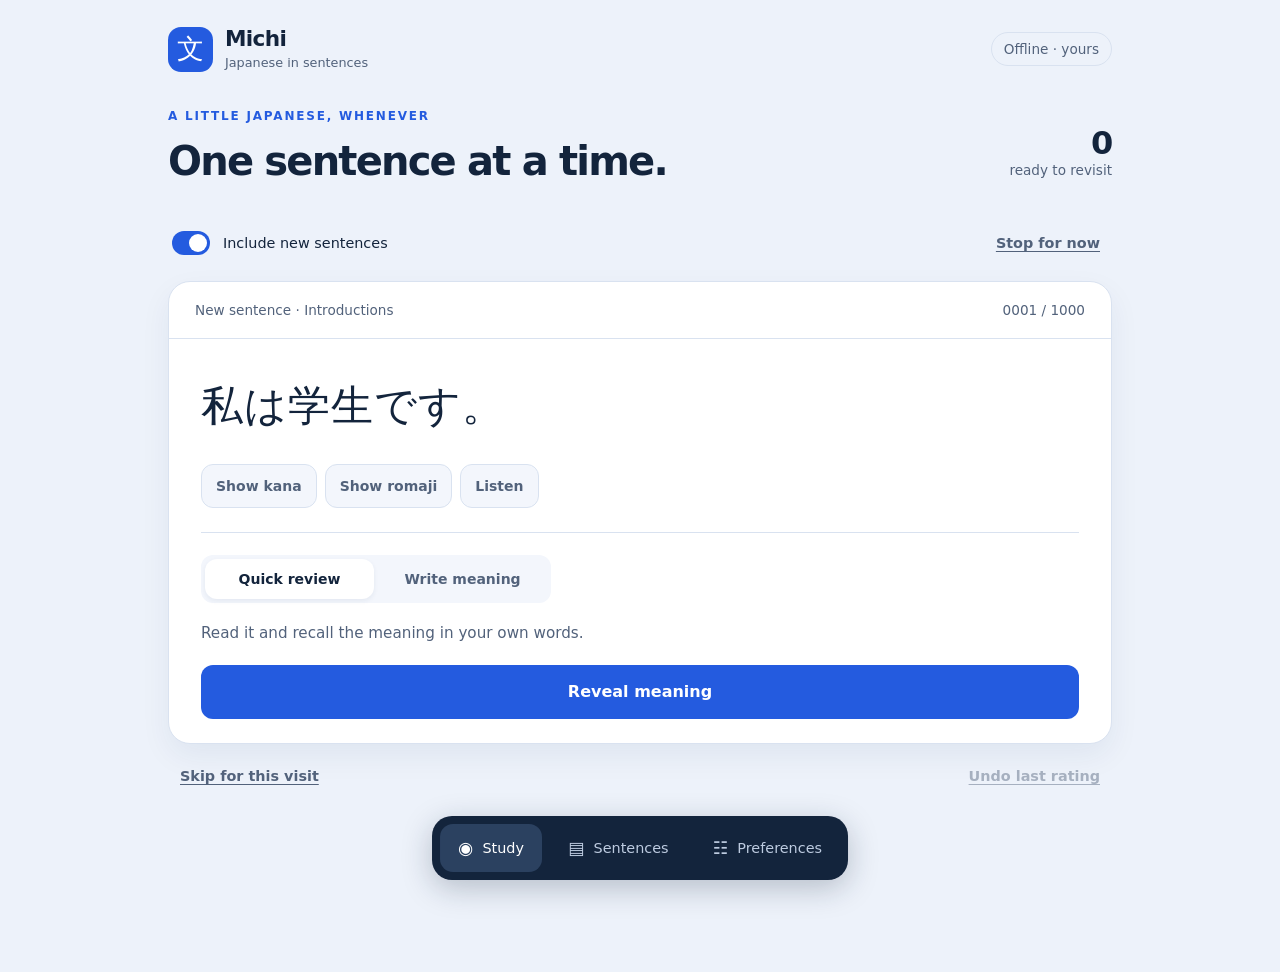
<file: index.html>
<!doctype html>
<html lang="en">
<head>
  <meta charset="utf-8">
  <meta name="viewport" content="width=device-width,initial-scale=1,viewport-fit=cover">
  <meta name="theme-color" content="#13243c">
  <meta name="description" content="1,000 beginner Japanese sentences. Optional typing, reading hints, and relaxed spaced repetition. Works offline with no account.">
  <title>Michi — Japanese sentences</title>
  <link rel="icon" href="data:image/svg+xml,%3Csvg xmlns='http://www.w3.org/2000/svg' viewBox='0 0 40 40'%3E%3Crect width='40' height='40' rx='10' fill='%232864e8'/%3E%3Ctext x='20' y='29' font-size='28' text-anchor='middle' fill='white'%3E文%3C/text%3E%3C/svg%3E">
  <link rel="stylesheet" href="./styles.css">
  <link rel="manifest" href="./manifest.webmanifest">
  <link rel="apple-touch-icon" href="./icon-192.png">
  <script defer src="./deck.js"></script>
  <script defer src="./srs.js"></script>
  <script defer src="./grading.js"></script>
  <script defer src="./app.js"></script>
</head>
<body>
  <a class="skip-link" href="#main">Skip to study</a>
  <div class="shell">
    <header class="app-header">
      <a class="brand" href="#study" aria-label="Michi study"><span class="brand-mark" lang="ja">文</span><span>Michi<small>Japanese in sentences</small></span></a>
      <span class="local-badge">Offline · yours</span>
    </header>
    <main id="main" tabindex="-1">
      <noscript>This app needs JavaScript enabled. Your files work locally without an account or server.</noscript>
      <div id="storage-warning" class="notice warning" hidden></div>
      <section id="study-view" aria-label="Study">
        <div class="view-heading"><div><p class="eyebrow">A LITTLE JAPANESE, WHENEVER</p><h1>One sentence at a time.</h1></div><div class="count-badge"><strong id="due-count">0</strong><span>ready to revisit</span></div></div>
        <div class="study-toolbar"><label class="switch-label"><input id="include-new" type="checkbox" checked><span>Include new sentences</span></label><button id="pause-button" class="quiet-button">Stop for now</button></div>
        <div id="study-content"></div>
        <p class="study-footnote" id="session-status">No daily goal. Leave whenever you like.</p>
      </section>
      <section id="deck-view" aria-label="Sentence deck" hidden>
        <div class="view-heading"><div><p class="eyebrow">THE SENTENCE LIBRARY</p><h1>1,000 small steps.</h1><p>40 units, from simple introductions to everyday conversations.</p></div></div>
        <div class="deck-controls"><label class="field"><span>Find a sentence</span><input id="deck-search" type="search" placeholder="Japanese, English, or romaji"></label><label class="field"><span>Unit</span><select id="unit-filter"><option value="">All units</option></select></label></div>
        <p id="deck-count" class="muted"></p><div id="deck-list"></div><div class="pagination"><button id="previous-page" class="secondary">Previous</button><span id="page-label"></span><button id="next-page" class="secondary">Next</button></div>
      </section>
      <section id="settings-view" aria-label="Settings" hidden>
        <div class="view-heading"><div><p class="eyebrow">MAKE IT FIT YOUR DAY</p><h1>Your pace, your way.</h1><p>These are ceilings and preferences, never assignments.</p></div></div>
        <form id="settings-form" class="settings-grid">
          <div class="panel"><h2>Study</h2><label class="field"><span>Answer style</span><select name="answerMode"><option value="quick">Quick review — think, then reveal</option><option value="typed">Write the English meaning</option></select></label><label class="field"><span>New sentences per day, at most</span><input name="newPerDay" type="number" min="0" max="50" step="1"><small>Starts at 5. Set to 0 for reviews only. No catch-up quota.</small></label><label class="field"><span>Sentence display</span><select name="display"><option value="japanese">Japanese with kanji</option><option value="kana">Kana first</option></select><small>Kana and romaji are always available as optional hints.</small></label></div>
          <div class="panel"><h2>Memory</h2><label class="field"><span>Target recall at the scheduled review</span><select name="desiredRetention"><option value="0.85">85% — fewer reviews</option><option value="0.9">90% — balanced (default)</option><option value="0.95">95% — more reviews</option></select></label><p>FSRS uses your ratings and the time since your last review. The default memory parameters are fixed; this app does not train personalized parameters.</p><p>Initial practice steps: 1 minute and 10 minutes. Forgotten review: 10 minutes. You can return later; the next rating uses the actual elapsed time.</p><p class="muted">Changing the target affects future ratings. A target is an estimate, not a guarantee when reviews are missed.</p></div>
          <div class="panel"><h2>Keep your progress</h2><p id="progress-summary"></p><p>Progress stays in this browser. Export a backup to move between devices or before clearing browser data.</p><div class="button-row"><button type="button" id="export-progress" class="secondary">Export backup</button><label class="button secondary import-label">Import backup<input id="import-progress" type="file" accept="application/json,.json"></label></div><p id="backup-status" class="muted" role="status"></p><button type="button" id="undo-button" class="quiet-button">Undo last rating</button><p id="offline-status" class="muted">The local files need no connection. Phone installation is available when this folder is served over HTTPS.</p></div>
          <div class="panel"><h2>How to rate</h2><ul class="rating-guide"><li><strong>Again:</strong> you missed the meaning, or revealed it before recalling.</li><li><strong>Hard:</strong> correct, with real effort.</li><li><strong>Good:</strong> correct, at a comfortable pace.</li><li><strong>Easy:</strong> correct immediately and confidently.</li></ul><p>English has many valid translations. Typed answers are compared with reference phrases; you decide whether the meaning is right.</p><p>Read the sentence as a whole. Kana helps with reading; fade romaji as you become comfortable.</p></div>
          <div class="panel wide"><h2>About the deck</h2><p>1,000 original sentences aimed at N5-style beginner grammar. These are practice material, not an official JLPT syllabus or a native-speaker-certified course. Some later obligation forms are a small stretch. No vocabulary-only cards.</p><p>Combine these sentences with kana study, a basic grammar guide, and listening. Optional audio uses a Japanese voice installed in your browser or operating system; audio availability and offline support vary.</p><div class="button-row"><button type="button" id="export-deck" class="secondary">Export deck JSON</button><button type="button" id="export-anki" class="secondary">Export Anki TSV</button></div><p class="muted">Anki export contains the sentences, readings, translations, and tags; scheduling history is specific to this app.</p></div>
          <div class="settings-save"><button type="submit" class="primary">Save preferences</button><span id="settings-status" role="status"></span></div>
        </form>
      </section>
    </main>
    <nav class="bottom-nav" aria-label="Main navigation"><a href="#study" data-view="study" aria-current="page"><span aria-hidden="true">◉</span>Study</a><a href="#deck" data-view="deck"><span aria-hidden="true">▤</span>Sentences</a><a href="#settings" data-view="settings"><span aria-hidden="true">☷</span>Preferences</a></nav>
  </div>
  <div id="toast" role="status" class="toast" hidden></div>
  <dialog id="import-dialog"><h2>Replace this browser’s progress?</h2><p>Importing replaces current ratings and preferences. Export a backup first if you want to keep them.</p><div class="button-row"><button id="cancel-import" class="secondary">Cancel</button><button id="confirm-import" class="primary">Import backup</button></div></dialog>
</body>
</html>
</file>
<file: styles.css>
:root{color-scheme:light;--ink:#13243c;--muted:#52627b;--blue:#245bdf;--blue-dark:#1947b4;--line:#d9e2f0;--surface:#fff;--bg:#edf2fa;--soft:#f3f6fc;--radius:22px;font-family:system-ui,-apple-system,BlinkMacSystemFont,"Segoe UI",sans-serif;font-size:16px;color:var(--ink);background:var(--bg)}*{box-sizing:border-box}body{margin:0}button,input,select,textarea{font:inherit}button,a,input,select,textarea{ -webkit-tap-highlight-color:transparent}button{cursor:pointer}a{color:var(--blue)}button:disabled{opacity:.45;cursor:default}button,input,select,textarea{border-radius:12px}button{border:0;min-height:48px;font-weight:650;line-height:1.3;padding:12px 17px}button:focus-visible,a:focus-visible,input:focus-visible,select:focus-visible,textarea:focus-visible{outline:3px solid #86a7fc;outline-offset:3px}input,select,textarea{border:1px solid #bac9de;padding:12px;background:white;color:var(--ink);width:100%;min-height:48px}textarea{resize:vertical;min-height:96px;line-height:1.5}h1,h2,p{margin-top:0}h1{font-size:clamp(1.65rem,4.5vw,2.5rem);line-height:1.17;letter-spacing:-.045em;margin-bottom:10px}h2{font-size:1.2rem;letter-spacing:-.025em;margin-bottom:18px}p{line-height:1.6}small{font-size:.875rem;line-height:1.5}.shell{max-width:1000px;margin:0 auto;padding:0 28px 115px}.app-header{display:flex;justify-content:space-between;align-items:center;padding:26px 0 35px}.brand{display:flex;align-items:center;gap:12px;color:var(--ink);text-decoration:none;font-size:1.35rem;font-weight:760;letter-spacing:-.03em}.brand small{display:block;font-size:.8rem;font-weight:450;color:var(--muted);letter-spacing:0;margin-top:2px}.brand-mark{display:grid;place-items:center;width:45px;height:45px;background:var(--blue);color:white;border-radius:13px;font-size:1.7rem;font-weight:500}.local-badge{font-size:.85rem;color:var(--muted);border:1px solid var(--line);border-radius:30px;padding:8px 12px}.view-heading{display:flex;justify-content:space-between;gap:20px;align-items:center;margin-bottom:24px}.view-heading p:not(.eyebrow){color:var(--muted);margin-bottom:0}.eyebrow{font-size:.75rem;font-weight:750;letter-spacing:.15em;color:var(--blue);margin-bottom:12px}.count-badge{display:flex;flex-direction:column;align-items:flex-end;white-space:nowrap}.count-badge strong{font-size:2rem;font-weight:720;letter-spacing:-.04em}.count-badge span{font-size:.85rem;color:var(--muted)}.study-toolbar{display:flex;align-items:center;justify-content:space-between;gap:12px;margin-bottom:14px}.switch-label{display:flex;align-items:center;gap:10px;font-size:.9rem;cursor:pointer;min-height:48px}.switch-label input{appearance:none;width:38px;min-height:24px;height:24px;border:none;background:#9da9bb;border-radius:20px;padding:0;position:relative;flex-shrink:0}.switch-label input:after{content:"";position:absolute;width:18px;height:18px;border-radius:50%;background:white;left:3px;top:3px;transition:transform .15s}.switch-label input:checked{background:var(--blue)}.switch-label input:checked:after{transform:translateX(14px)}.quiet-button{background:transparent;color:var(--muted);padding:10px 12px;font-size:.9rem;text-decoration:underline;text-underline-offset:3px}.study-card{background:var(--surface);border:1px solid var(--line);border-radius:var(--radius);box-shadow:0 12px 30px #152d5810;overflow:hidden}.card-top{display:flex;align-items:center;justify-content:space-between;gap:10px;padding:20px 26px;color:var(--muted);font-size:.85rem;border-bottom:1px solid var(--line)}.card-unit{overflow-wrap:anywhere}.card-index{font-variant-numeric:tabular-nums;white-space:nowrap}.card-body{padding:30px 32px 24px}.japanese{font-family:"Noto Sans JP","Hiragino Kaku Gothic ProN","Yu Gothic",Meiryo,sans-serif;font-size:clamp(1.7rem,4.8vw,2.6rem);line-height:1.8;font-weight:550;letter-spacing:.025em;overflow-wrap:anywhere;margin:0 0 20px}.hint-controls{display:flex;gap:8px;flex-wrap:wrap}.hint-button{background:var(--soft);border:1px solid var(--line);font-size:.875rem;color:var(--muted);min-height:44px;padding:10px 14px}.hint-button[aria-pressed=true]{border-color:var(--blue);color:var(--blue);background:#eaf0ff}.hint-line{margin-top:16px;color:var(--muted);font-size:1.05rem;line-height:1.8;overflow-wrap:anywhere}.hint-line small{display:block;color:var(--blue);font-weight:650;font-size:.75rem;margin-bottom:2px;letter-spacing:.1em;text-transform:uppercase}.answer-area{margin-top:24px;padding-top:22px;border-top:1px solid var(--line)}.answer-style{display:flex;gap:4px;background:var(--soft);padding:4px;border-radius:12px;margin-bottom:18px;max-width:350px}.answer-style button{flex:1;background:transparent;color:var(--muted);min-height:40px;padding:9px 12px;font-size:.875rem}.answer-style button.active{background:white;color:var(--ink);box-shadow:0 2px 5px #17376312}.recall-prompt{color:var(--muted);font-size:.95rem;margin-bottom:16px}.field{display:flex;flex-direction:column;gap:8px;margin-bottom:20px;font-size:.95rem}.field span{font-weight:600}.field small{color:var(--muted)}.primary{background:var(--blue);color:white}.primary:hover{background:var(--blue-dark)}.secondary,.button.secondary{background:white;border:1px solid #b8c8df;color:var(--ink)}.reveal-button{width:100%;margin-top:4px;min-height:54px}.translation-block{border-top:1px solid var(--line);background:#f5f8ff;padding:24px 32px}.translation{font-size:1.35rem;line-height:1.5;font-weight:600;margin-bottom:10px;overflow-wrap:anywhere}.your-answer{font-size:.95rem;color:var(--muted);overflow-wrap:anywhere;margin-bottom:8px}.answer-feedback{font-size:.875rem;color:var(--blue);font-weight:550;margin-bottom:12px}.meaning-note{color:var(--muted);font-size:.9rem;line-height:1.6}.meaning-note:last-child{margin-bottom:0}.rating-area{padding:20px 26px 24px;border-top:1px solid var(--line)}.rating-caption{font-size:.875rem;color:var(--muted);margin-bottom:12px}.rating-buttons{display:grid;grid-template-columns:repeat(4,1fr);gap:10px}.rating-button{display:flex;flex-direction:column;align-items:center;gap:5px;min-height:66px;background:var(--soft);border:1px solid var(--line);color:var(--ink)}.rating-button small{font-weight:450;font-size:.8rem}.rating-button[data-rating=again]{color:#ab2843;background:#fff2f4;border-color:#f1ccd5}.rating-button[data-rating=good]{background:var(--blue);color:white;border-color:var(--blue)}.card-actions{display:flex;justify-content:space-between;margin-top:8px}.study-footnote{text-align:center;font-size:.875rem;color:var(--muted);margin-top:20px}.empty-card{padding:45px 30px;border:1px solid var(--line);background:white;border-radius:var(--radius)}.empty-card h2{font-size:1.5rem}.empty-card p{color:var(--muted)}.button-row{display:flex;gap:10px;flex-wrap:wrap}.bottom-nav{position:fixed;bottom:20px;left:50%;transform:translateX(-50%);z-index:10;display:flex;gap:8px;background:var(--ink);padding:8px;border-radius:20px;box-shadow:0 8px 30px #13243c40;min-width:400px}.bottom-nav a{display:flex;align-items:center;justify-content:center;gap:9px;flex:1;text-decoration:none;color:#bdcbe0;font-size:.9rem;min-height:48px;padding:10px 18px;border-radius:13px}.bottom-nav a[aria-current=page]{color:white;background:#2b4160}.bottom-nav a span{font-size:1.1rem}.deck-controls{display:grid;grid-template-columns:1fr 220px;gap:16px}.muted{color:var(--muted);font-size:.9rem}.deck-item{background:white;border:1px solid var(--line);border-radius:16px;margin-bottom:12px;padding:20px;display:flex;gap:16px;align-items:flex-start}.deck-number{font-size:.8rem;color:var(--blue);font-weight:650;padding-top:5px;min-width:35px}.deck-item-main{flex:1;min-width:0}.deck-jp{font-size:1.2rem;line-height:1.7;margin-bottom:6px;overflow-wrap:anywhere}.deck-en{color:var(--muted);font-size:.95rem;line-height:1.5;margin-bottom:8px}.deck-item details{font-size:.875rem;color:var(--muted);line-height:1.8}.deck-item summary{cursor:pointer;min-height:36px;display:list-item;padding:6px 0}.deck-item button{font-size:.875rem;background:var(--soft);color:var(--blue);padding:10px}.pagination{display:flex;align-items:center;justify-content:space-between;gap:12px;margin-top:20px;font-size:.875rem}.settings-grid{display:grid;grid-template-columns:1fr 1fr;gap:18px}.panel{background:white;padding:26px;border:1px solid var(--line);border-radius:18px}.panel p{font-size:.95rem;color:var(--muted);line-height:1.65}.panel .field:last-child{margin-bottom:0}.wide,.settings-save{grid-column:1/-1}.settings-save{display:flex;align-items:center;gap:16px;padding:4px 0 25px}.settings-save span{font-size:.9rem;color:var(--blue)}.rating-guide{padding-left:18px;font-size:.95rem;color:var(--muted);line-height:1.65}.rating-guide li{margin-bottom:10px}.rating-guide strong{color:var(--ink)}.import-label{display:inline-flex;align-items:center;justify-content:center;border-radius:12px;font-size:1rem;font-weight:650;min-height:48px;padding:12px 17px;cursor:pointer;position:relative}.import-label input{position:absolute;opacity:0;width:1px;height:1px;overflow:hidden}.import-label:focus-within{outline:3px solid #86a7fc;outline-offset:3px}.notice{padding:16px;border:1px solid #efc368;background:#fff5db;color:#73510b;border-radius:12px;margin-bottom:20px;font-size:.95rem;line-height:1.5}.toast{position:fixed;bottom:105px;left:50%;transform:translateX(-50%);z-index:20;background:var(--ink);color:white;padding:13px 20px;border-radius:12px;font-size:.9rem;max-width:90vw;text-align:center}dialog{border:1px solid var(--line);border-radius:20px;padding:28px;max-width:440px;width:90vw;color:var(--ink)}dialog::backdrop{background:#13243c80}.skip-link{position:fixed;top:-80px;left:16px;z-index:100;background:white;padding:15px}.skip-link:focus{top:10px}[hidden]{display:none!important}
@media(max-width:650px){.shell{padding:0 16px calc(100px + env(safe-area-inset-bottom))}.app-header{padding:20px 0 28px}.brand{font-size:1.25rem}.brand small{font-size:.75rem}.brand-mark{height:40px;width:40px}.local-badge{font-size:.75rem;padding:7px 9px}.view-heading{gap:14px;margin-bottom:16px}.eyebrow{font-size:.7rem;letter-spacing:.12em}.count-badge strong{font-size:1.65rem}.count-badge span{font-size:.75rem;white-space:normal;text-align:right;max-width:74px}.study-toolbar{gap:6px;margin-bottom:10px}.switch-label{font-size:.8rem;gap:8px}.quiet-button{font-size:.8rem;padding:10px 8px}.card-top{padding:15px 18px;font-size:.8rem}.card-body{padding:25px 20px 22px}.japanese{font-size:1.85rem;line-height:1.8;margin-bottom:20px}.translation-block{padding:21px 20px}.translation{font-size:1.2rem}.rating-area{padding:17px 16px 20px}.rating-buttons{gap:7px}.rating-button{min-height:68px;padding:10px 4px;font-size:.9rem}.rating-button small{font-size:.75rem}.bottom-nav{bottom:0;left:0;transform:none;width:100%;min-width:0;border-radius:18px 18px 0 0;padding:8px 10px calc(8px + env(safe-area-inset-bottom));gap:4px}.bottom-nav a{flex-direction:column;gap:3px;padding:6px 4px;font-size:.75rem;min-height:54px}.bottom-nav a span{font-size:1.2rem}.deck-controls{grid-template-columns:1fr;gap:0}.deck-controls .field{margin-bottom:14px}.deck-item{padding:15px;gap:10px}.deck-number{min-width:27px}.deck-item button{padding:10px 8px;font-size:.8rem}.deck-jp{font-size:1.1rem}.settings-grid{grid-template-columns:1fr}.panel{padding:22px}.empty-card{padding:30px 22px}.toast{bottom:calc(90px + env(safe-area-inset-bottom))}.settings-save{flex-wrap:wrap}.button-row>*{flex:1;white-space:normal}.answer-style{max-width:none}.study-footnote{margin-top:16px}}
@media(prefers-reduced-motion:reduce){*{transition:none!important;scroll-behavior:auto!important}}
@media(max-width:360px){.rating-buttons{grid-template-columns:repeat(2,minmax(0,1fr))}.rating-button{min-height:62px}.bottom-nav a{font-size:.875rem}}
</file>
